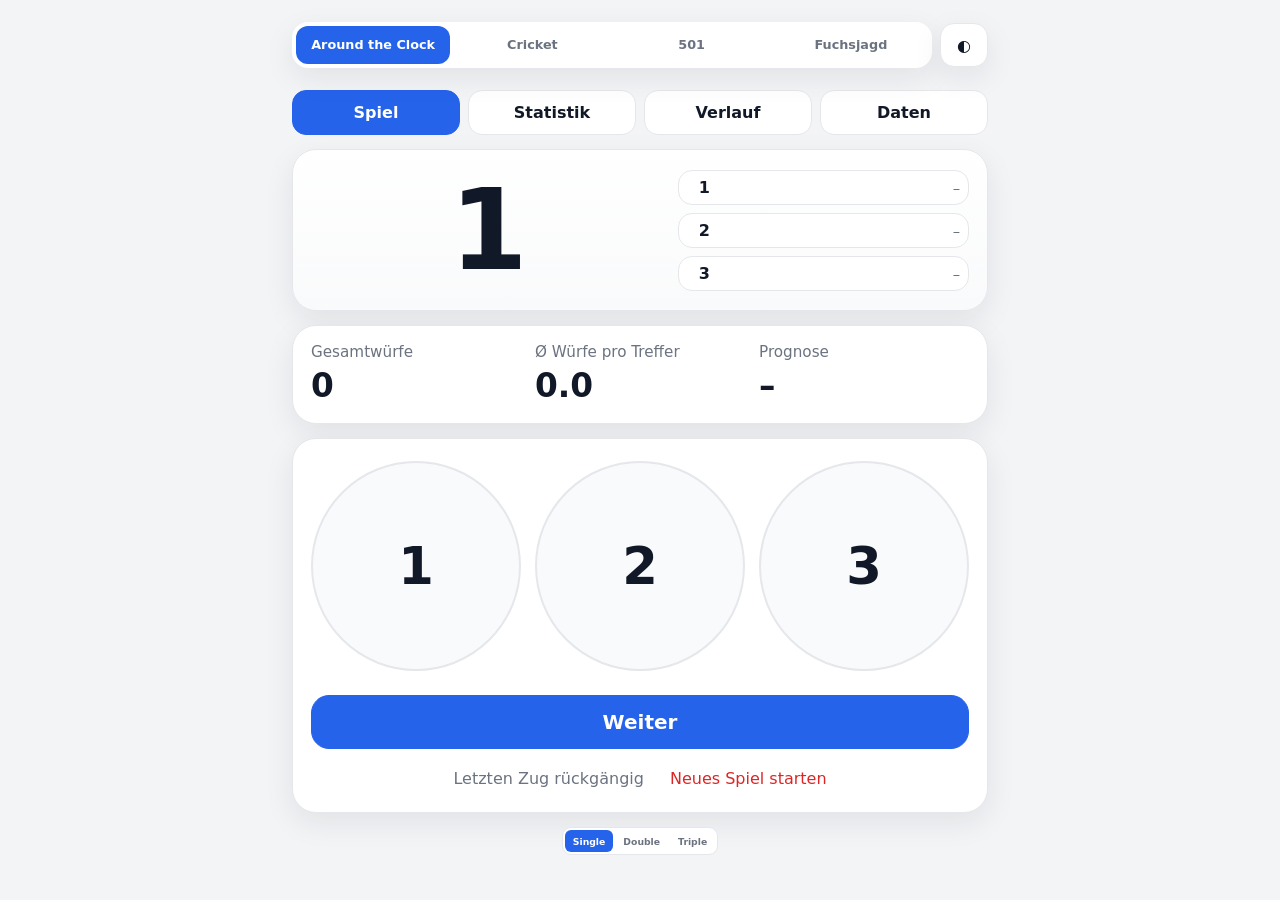
<file: index.html>
<!DOCTYPE html>
<html lang="de">
<head>
  <meta charset="UTF-8" />
  <meta name="viewport" content="width=device-width, initial-scale=1.0, viewport-fit=cover" />
  <meta name="theme-color" content="#111827" />
  <meta name="description" content="Darts Training App für 1 bis 20 und Bull mit lokaler Speicherung und Statistik." />
  <link rel="manifest" href="manifest.json" />
  <link rel="icon" href="icon.svg" type="image/svg+xml" />
  <link rel="apple-touch-icon" href="icon.svg" />
  <link rel="stylesheet" href="styles.css" />
  <title>Darts Trainer</title>
  <link rel="stylesheet" href="mode-nav.css" />
</head>
<body>
  <div class="app-shell">
    <header class="mode-topbar">
      <nav class="mode-switch" aria-label="Spielmodus">
        <a class="mode-pill active" href="index.html">Around the Clock</a>
        <a class="mode-pill" href="cricket.html">Cricket</a>
        <a class="mode-pill" href="501.html">501</a>
        <a class="mode-pill" href="foxhunt.html">Fuchsjagd</a>
      </nav>
      <button id="themeToggle" class="icon-button" type="button" aria-label="Ansicht umschalten">◐</button>
    </header>

    <nav class="tabs" aria-label="Navigation">
      <button class="tab active" data-tab="play" type="button">Spiel</button>
      <button class="tab" data-tab="stats" type="button">Statistik</button>
      <button class="tab" data-tab="history" type="button">Verlauf</button>
      <button class="tab" data-tab="settings" type="button">Daten</button>
    </nav>

    <main>
      <section id="play" class="view active">
        <div class="card hero-split-card">
          <div class="hero-main">
            <div id="currentTarget" class="hero-target">1</div>
          </div>
          <div id="nextTargetsPreview" class="next-targets-preview"></div>
        </div>

        <div class="card metrics-card stats-grid metrics-three compact">
          <div>
            <div class="small-label">Gesamtwürfe</div>
            <div id="totalThrows" class="big-number">0</div>
          </div>
          <div>
            <div class="small-label">Ø Würfe pro Treffer</div>
            <div id="avgThrowsPerHit" class="big-number">0.0</div>
          </div>
          <div>
            <div class="small-label">Prognose</div>
            <div id="projectedTotal" class="big-number">–</div>
          </div>
        </div>

        <div class="card play-card">
          <div class="throw-circle-grid" aria-label="Treffer in dieser Aufnahme">
            <label id="throwCircle1" class="throw-circle">
              <input type="checkbox" id="throw1" />
              <span>1</span>
            </label>
            <label id="throwCircle2" class="throw-circle">
              <input type="checkbox" id="throw2" />
              <span>2</span>
            </label>
            <label id="throwCircle3" class="throw-circle">
              <input type="checkbox" id="throw3" />
              <span>3</span>
            </label>
          </div>

          <button id="continueBtn" class="primary-button continue-button" type="button">Weiter</button>

          <div class="button-row small-actions">
            <button id="undoBtn" class="text-button" type="button">Letzten Zug rückgängig</button>
            <button id="newGameBtn" class="text-button danger-text" type="button">Neues Spiel starten</button>
          </div>
        </div>

        <div class="atc-mode-picker" aria-label="Around-the-Clock Modus">
          <button type="button" data-atc-mode="single" class="active">Single</button>
          <button type="button" data-atc-mode="double">Double</button>
          <button type="button" data-atc-mode="triple">Triple</button>
        </div>
      </section>

      <section id="stats" class="view">
        <div class="card">
          <div class="section-title">Überblick</div>
          <div class="stats-grid compact metrics-four">
            <div>
              <div class="small-label">Gespielte Spiele</div>
              <div id="gamesPlayed" class="big-number">0</div>
            </div>
            <div>
              <div class="small-label">Ø Gesamtwürfe letzte 30</div>
              <div id="avgTotalThrows" class="big-number">0.0</div>
            </div>
            <div>
              <div class="small-label">Highscore gesamt</div>
              <div id="bestOverall" class="big-number">–</div>
            </div>
            <div>
              <div class="small-label">Longest Streak</div>
              <div id="longestStreak" class="big-number">–</div>
            </div>
          </div>
        </div>

        <div class="card">
          <div class="section-title">Ø Würfe pro Ziel</div>
          <div id="targetBars" class="target-bars empty-state">Noch keine abgeschlossenen Spiele vorhanden.</div>
        </div>

        <div class="card">
          <div class="section-title">Trefferquote Wurf 1 / 2 / 3</div>
          <div class="muted stats-note">Letzte 30 Spiele</div>
          <div id="throwPositionBars" class="target-bars empty-state">Noch keine abgeschlossenen Spiele vorhanden.</div>
        </div>
      </section>

      <section id="history" class="view">
        <div class="card">
          <div class="section-title">Verlauf aller Spiele</div>
          <div id="movingAverageChart" class="chart-box empty-state">Noch keine abgeschlossenen Spiele vorhanden.</div>
        </div>

        <div class="card">
          <div class="section-title">Gespeicherte Spiele</div>
          <div id="historyList" class="history-list empty-state">Noch keine Spiele gespeichert.</div>
        </div>
      </section>

      <section id="settings" class="view">
        <div class="card">
          <div class="section-title">Daten sichern</div>
          <p class="muted">Die App speichert alles lokal in deinem Browser. Hier kannst du die Daten zusätzlich als JSON-Datei exportieren oder wieder importieren.</p>
          <div class="button-row stacked">
            <button id="exportBtn" class="secondary-button" type="button">Daten exportieren</button>
            <label class="file-button">
              Daten importieren
              <input id="importInput" type="file" accept="application/json" />
            </label>
            <button id="clearDataBtn" class="ghost-button danger" type="button">Alle gespeicherten Daten löschen</button>
          </div>
        </div>
      </section>
    </main>
  </div>

  <dialog id="finishDialog" class="finish-dialog">
    <div class="dialog-content">
      <h2>Spiel beendet</h2>
      <p id="finishSummary"></p>
      <div class="button-row">
        <button id="closeDialogBtn" class="primary-button" type="button">OK</button>
      </div>
    </div>
  </dialog>

  <dialog id="gameDetailDialog" class="finish-dialog">
    <div class="dialog-content detail-dialog-content">
      <h2 id="detailTitle">Spiel</h2>
      <p id="detailMeta" class="muted"></p>
      <div id="detailBars" class="target-bars"></div>
      <div class="detail-mode-editor">
        <label for="detailModeSelect">Wertung</label>
        <select id="detailModeSelect">
          <option value="single">Single</option>
          <option value="double">Double</option>
          <option value="triple">Triple</option>
        </select>
      </div>
      <div class="button-row stacked detail-actions">
        <button id="deleteGameBtn" class="ghost-button danger" type="button">Dieses Spiel löschen</button>
        <button id="closeDetailDialogBtn" class="primary-button" type="button">Schließen</button>
      </div>
    </div>
  </dialog>

  <script src="app.js?v=37"></script>
</body>
</html>
</file>
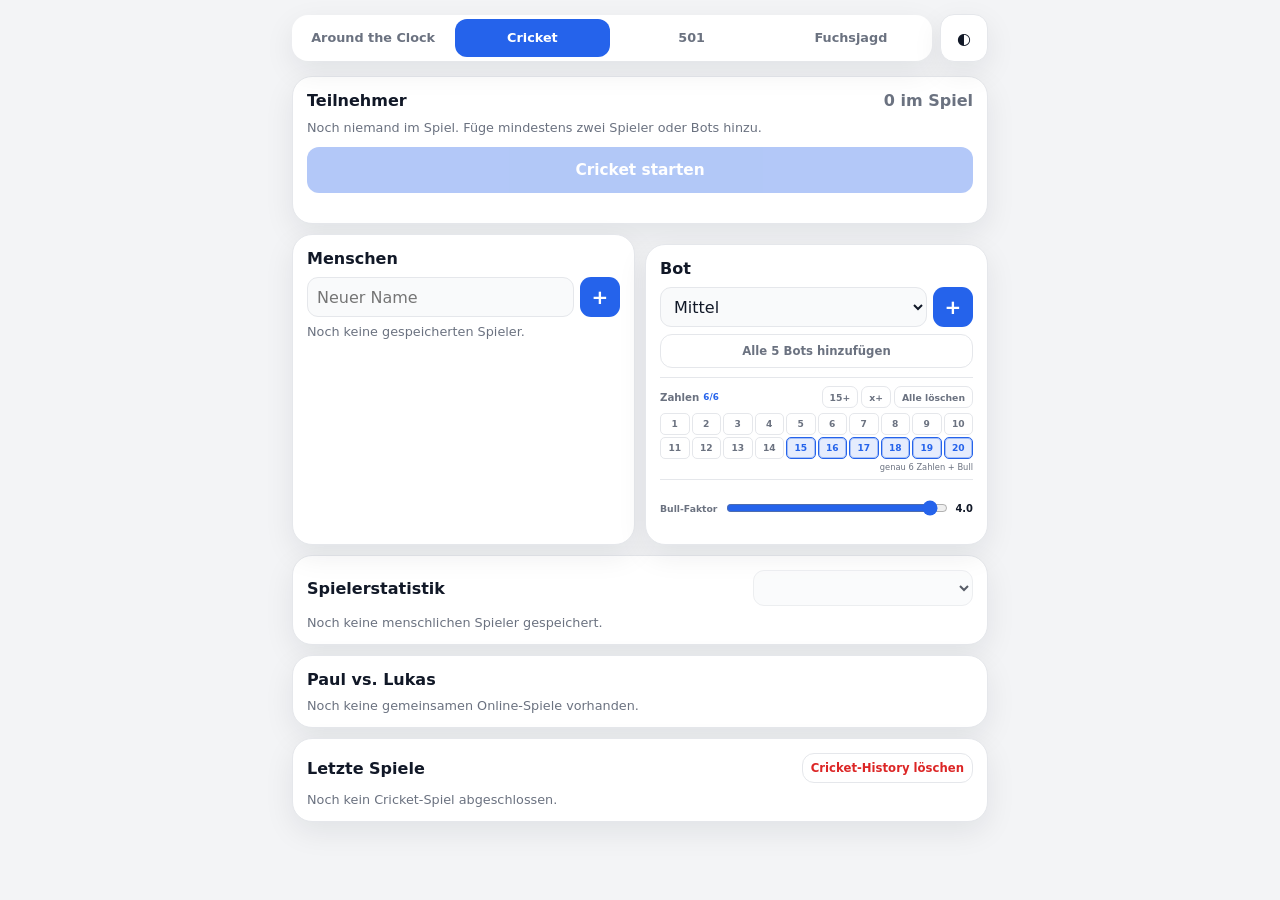
<file: cricket.html>
<!DOCTYPE html>
<html lang="de">
<head>
  <meta charset="UTF-8" />
  <meta name="viewport" content="width=device-width, initial-scale=1.0, maximum-scale=1.0, user-scalable=no, viewport-fit=cover" />
  <meta name="theme-color" content="#111827" />
  <meta name="description" content="Darts Cricket für menschliche Spieler und Bots." />
  <link rel="manifest" href="manifest.json" />
  <link rel="icon" href="icon.svg" type="image/svg+xml" />
  <link rel="apple-touch-icon" href="icon.svg" />
  <link rel="stylesheet" href="cricket.css?v=20" />
  <link rel="stylesheet" href="mode-nav.css" />
  <link rel="stylesheet" href="cricket-addons.css?v=46" />
  <title>Darts Cricket</title>
</head>
<body>
  <div class="cricket-shell">
    <header class="mode-topbar">
      <nav class="mode-switch" aria-label="Spielmodus">
        <a class="mode-pill" href="index.html">Around the Clock</a>
        <a class="mode-pill active" href="cricket.html">Cricket</a>
        <a class="mode-pill" href="501.html">501</a>
        <a class="mode-pill" href="foxhunt.html">Fuchsjagd</a>
      </nav>
      <button id="themeToggle" class="icon-button" type="button" aria-label="Hell-/Dunkelmodus umschalten">◐</button>
    </header>

    <main>
      <section id="setupView" class="screen active" aria-label="Cricket einrichten">
        <article class="setup-card lineup-panel">
          <div class="section-heading">
            <h2>Teilnehmer</h2>
            <span class="capacity-label"><span id="lineupCount">0</span> im Spiel</span>
          </div>
          <div id="selectedLineup" class="selected-lineup empty-copy">Noch niemand ausgewählt.</div>
          <button id="startGameBtn" class="cta-button" type="button" disabled>Cricket starten</button>
          <p id="setupMessage" class="form-message" role="status"></p>
        </article>

        <div class="setup-columns">
          <article class="setup-card">
            <div class="section-heading">
              <h2>Menschen</h2>
            </div>
            <form id="createPlayerForm" class="create-player-form">
              <label class="sr-only" for="playerNameInput">Name des Spielers</label>
              <input id="playerNameInput" maxlength="24" autocomplete="off" placeholder="Neuer Name" />
              <button class="small-primary" type="submit">+</button>
            </form>
            <div id="savedPlayers" class="saved-list"></div>
          </article>

          <article class="setup-card bot-panel">
            <div class="section-heading">
              <h2>Bot</h2>
            </div>
            <div class="bot-add-row">
              <label class="sr-only" for="botDifficulty">Schwierigkeit</label>
              <select id="botDifficulty">
                <option value="rookie">Anfänger</option>
                <option value="casual">Leicht</option>
                <option value="normal" selected>Mittel</option>
                <option value="strong">Schwer</option>
                <option value="expert">Profi</option>
              </select>
              <button id="addBotBtn" class="small-primary bot-add-button" type="button">+</button>
            </div>
            <button id="addAllBotsBtn" class="quiet-button all-bots-button" type="button">Alle 5 Bots hinzufügen</button>

            <div class="cricket-target-settings">
              <div class="cricket-target-settings-head">
                <span>Zahlen <b id="targetCount">6/6</b></span>
                <div class="cricket-target-actions">
                  <button id="resetTargetsBtn" class="target-reset-btn" type="button">15+</button>
                  <button id="rangeTargetsBtn" class="target-reset-btn" type="button" aria-pressed="false">x+</button>
                  <button id="clearTargetsBtn" class="target-reset-btn" type="button">Alle löschen</button>
                </div>
              </div>
              <div id="cricketTargetPicker" class="cricket-target-picker" aria-label="Cricket Zahlen auswählen"></div>
              <div class="cricket-target-note">genau 6 Zahlen + Bull</div>

              <div class="bull-factor-row">
                <label for="bullFactorSlider">Bull-Faktor</label>
                <input id="bullFactorSlider" type="range" min="1" max="4" step="0.2" value="4">
                <output id="bullFactorValue" for="bullFactorSlider">4</output>
              </div>
            </div>
          </article>
        </div>

        <article class="setup-card player-stats-panel">
          <div class="section-heading stats-heading">
            <h2>Spielerstatistik</h2>
            <label class="sr-only" for="statsPlayerSelect">Spieler auswählen</label>
            <select id="statsPlayerSelect" class="stats-player-select"></select>
          </div>
          <div id="playerStats" class="player-stats empty-copy">Noch keine menschlichen Spieler gespeichert.</div>
        </article>

        <article class="setup-card online-comparison-panel">
          <div class="section-heading">
            <h2>Paul vs. Lukas</h2>
          </div>
          <div id="onlineStats" class="online-stats empty-copy">Supabase ist noch nicht eingerichtet.</div>
        </article>


<article id="historyPanel" class="setup-card history-panel">
          <div class="section-heading">
            <h2>Letzte Spiele</h2>
            <button id="clearHistoryBtn" class="quiet-button danger-button" type="button">Cricket-History löschen</button>
          </div>
          <div id="cricketHistory" class="cricket-history empty-copy">Noch kein Spiel abgeschlossen.</div>
        </article>
      </section>

      <section id="gameView" class="screen game-screen" aria-label="Cricket-Spiel">
        <div class="game-toolbar">
          <button id="backToSetupBtn" class="toolbar-button" type="button" aria-label="Zurück">←</button>
          <div id="turnDots" class="turn-dots" aria-label="Würfe in dieser Aufnahme">
            <span></span><span></span><span></span>
          </div>
          <button id="gameThemeToggle" class="toolbar-button" type="button" aria-label="Hell-/Dunkelmodus umschalten">◐</button>
          <button id="undoDartBtn" class="toolbar-button" type="button" aria-label="Letzten Wurf zurück">↶</button>
          <button id="resetGameBtn" class="toolbar-button danger-toolbar-button" type="button" aria-label="Spiel neu starten">↻</button>
        </div>

        <div id="scoreboardWrap" class="scoreboard-wrap" aria-label="Cricket-Scoreboard">
          <table id="scoreboard" class="scoreboard"></table>
        </div>

        <div class="throw-area">
          <div id="humanControls" class="human-controls">
            <div id="targetButtons" class="target-button-grid"></div>
            <div id="multiplierButtons" class="multiplier-grid" aria-label="Wurfart">
              <button class="modifier-button" data-multiplier="2" type="button">Double</button>
              <button class="modifier-button" data-multiplier="3" type="button">Triple</button>
            </div>
          </div>

          <div id="botControls" class="bot-status" hidden aria-live="polite">
            <span class="bot-loading-dot"></span>
            <span>Bot wirft</span>
          </div>
        </div>
      </section>
    </main>
  </div>

  <dialog id="winnerDialog" class="winner-dialog">
    <div class="winner-content">
      <div id="placementBadge" class="trophy-mark">PLATZ 1</div>
      <h2 id="winnerTitle">Gewonnen!</h2>
      <p id="winnerSummary"></p>
      <div id="finalScores" class="final-scores"></div>
      <div class="winner-actions">
        <button id="continuePlacementBtn" class="cta-button continue-placement-button" type="button">Weiter spielen</button>
        <button id="rematchBtn" class="outline-button" type="button">Revanche</button>
        <button id="winnerSetupBtn" class="outline-button" type="button">Teilnehmer</button>
      </div>
    </div>
  </dialog>


  <dialog id="historyDetailDialog" class="winner-dialog history-detail-dialog">
    <div class="winner-content history-detail-content">
      <div class="history-detail-top">
        <button id="historyPrevBtn" class="quiet-button" type="button">← Vorheriges</button>
        <button id="historyNextBtn" class="quiet-button" type="button">Nächstes →</button>
      </div>
      <h2 id="historyDetailTitle">Spiel</h2>
      <p id="historyDetailMeta" class="history-detail-meta"></p>
      <div id="historyDetailRanking" class="history-detail-ranking"></div>
      <button id="historyDetailCloseBtn" class="outline-button" type="button">Schließen</button>
    </div>
  </dialog>

  <script src="supabase-config.js"></script>
  <script src="cricket.js?v=46"></script>
</body>
</html>
</file>
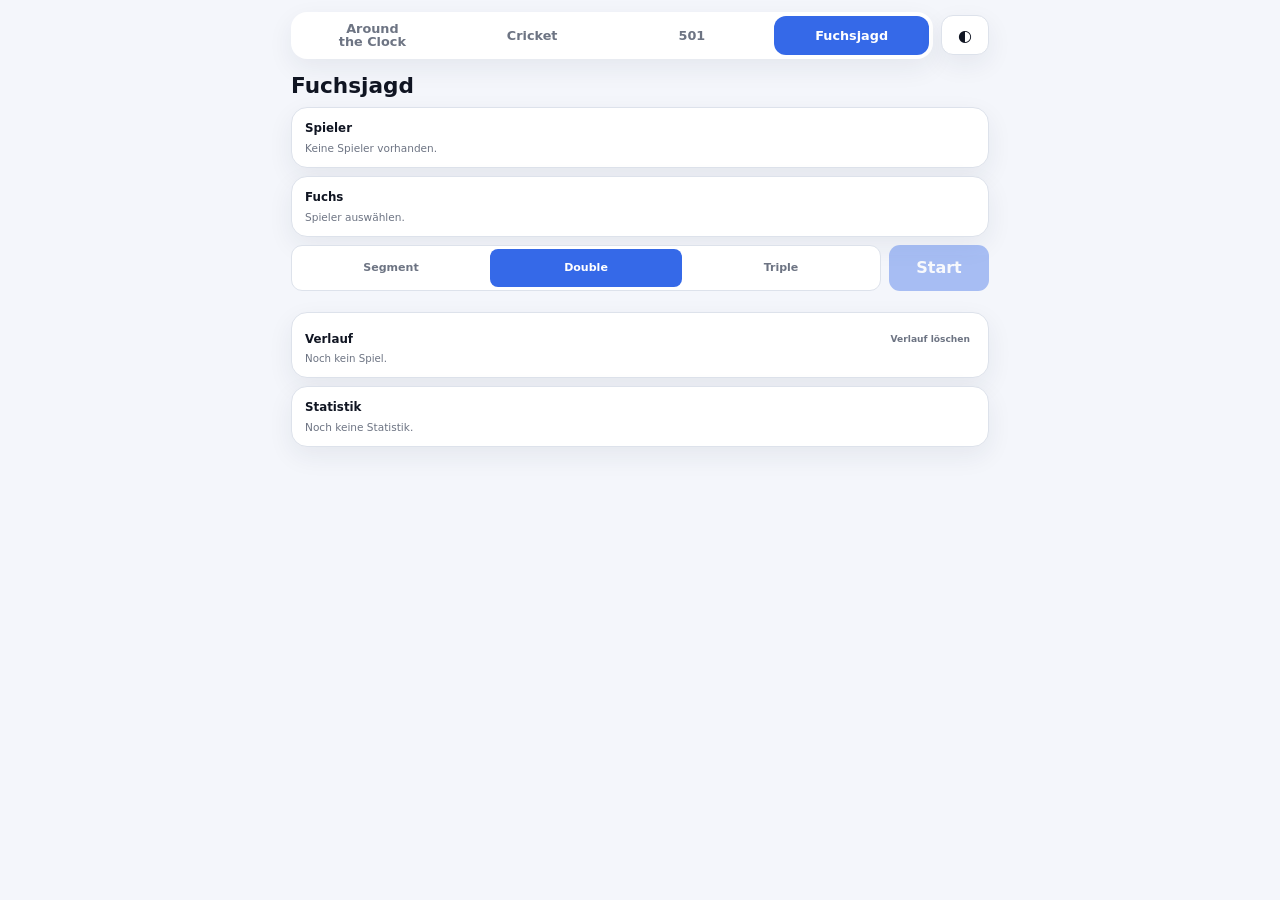
<file: foxhunt.html>
<!doctype html>
<html lang="de">
<head>
  <meta charset="utf-8">
  <meta name="viewport" content="width=device-width,initial-scale=1,viewport-fit=cover">
  <meta name="theme-color" content="#111827">
  <link rel="manifest" href="manifest.json">
  <link rel="icon" href="icon.svg" type="image/svg+xml">
  <link rel="stylesheet" href="foxhunt.css?v=45">
  <link rel="stylesheet" href="mode-nav.css">
  <title>Fuchsjagd</title>
</head>
<body>
  <main class="fox-shell">
    <div class="mode-topbar">
      <nav class="mode-switch" aria-label="Spielmodus">
        <a class="mode-pill" href="index.html">Around<br>the Clock</a>
        <a class="mode-pill" href="cricket.html">Cricket</a>
        <a class="mode-pill" href="501.html">501</a>
        <a class="mode-pill active" href="foxhunt.html">Fuchsjagd</a>
      </nav>
      <button id="themeToggle" class="icon-button" type="button" aria-label="Theme wechseln">◐</button>
    </div>

    <section id="setupView" class="screen active">
      <div class="compact-title-row">
        <h1>Fuchsjagd</h1>
      </div>

      <article class="card">
        <div class="section-title">Spieler</div>
        <div id="profiles" class="profile-list"></div>
      </article>

      <article class="card">
        <div class="section-title">Fuchs</div>
        <div id="lineup" class="lineup"></div>
      </article>

      <div class="setup-bottom-row">
        <div class="segmented" id="variantPicker">
          <button type="button" data-variant="segment">Segment</button>
          <button type="button" data-variant="double" class="active">Double</button>
          <button type="button" data-variant="triple">Triple</button>
        </div>
        <button id="startBtn" class="primary start-button" type="button" disabled>Start</button>
      </div>

      <p id="setupMessage" class="setup-message"></p>

      <article class="card history-card">
        <div class="section-heading-row">
          <div class="section-title">Verlauf</div>
          <button id="clearHistoryBtn" class="quiet tiny-action" type="button">Verlauf löschen</button>
        </div>
        <div id="history" class="history empty">Noch kein Spiel.</div>
      </article>

      <article class="card stats-card">
        <div class="section-title">Statistik</div>
        <div id="foxStats" class="fox-stats"></div>
      </article>
    </section>

    <section id="gameView" class="screen">
      <div class="game-header">
        <button id="backSetupBtn" class="secondary small" type="button">Setup</button>
      </div>

      <div id="versusBoard" class="versus-board"></div>

      <div class="hunt-ring-wrap">
        <div id="huntRing" class="hunt-ring" aria-label="Positionen auf dem Dartboard"></div>
        <div class="hunt-ring-center">
          <strong id="distanceNumber">0</strong>
          <span>Felder</span>
        </div>
      </div>

      <div class="visit-input">
        <div id="hitCountPicker" class="hit-count-picker" aria-label="Treffer in diesem Zug">
          <button type="button" data-hits="1"><span>1</span></button>
          <button type="button" data-hits="2"><span>2</span></button>
          <button type="button" data-hits="3"><span>3</span></button>
        </div>
        <button id="continueBtn" class="primary continue-button" type="button">Weiter</button>
      </div>

      <button id="undoBtn" class="quiet undo-button" type="button">↶</button>
    </section>
  </main>

  <dialog id="winDialog">
    <div class="dialog-card">
      <h2 id="winTitle">Spiel beendet</h2>
      <p id="winText"></p>
      <button id="rematchBtn" class="primary full" type="button">Revanche</button>
      <button id="dialogSetupBtn" class="secondary full" type="button">Setup</button>
    </div>
  </dialog>

  <script src="supabase-config.js"></script>
  <script src="foxhunt.js?v=45"></script>
</body>
</html>
</file>
<file: styles.css>
:root {
  --bg: #f3f4f6;
  --card: #ffffff;
  --card-2: #f9fafb;
  --text: #111827;
  --muted: #6b7280;
  --primary: #2563eb;
  --primary-2: #1d4ed8;
  --border: #e5e7eb;
  --success: #16a34a;
  --danger: #dc2626;
  --shadow: 0 10px 30px rgba(17, 24, 39, 0.08);
}

body.dark {
  --bg: #0f172a;
  --card: #111827;
  --card-2: #1f2937;
  --text: #f9fafb;
  --muted: #9ca3af;
  --primary: #60a5fa;
  --primary-2: #3b82f6;
  --border: #374151;
  --success: #22c55e;
  --danger: #f87171;
  --shadow: 0 16px 40px rgba(0, 0, 0, 0.35);
}

* { box-sizing: border-box; }
html, body {
  margin: 0;
  padding: 0;
  min-height: 100%;
  background: var(--bg);
  color: var(--text);
  font-family: Inter, system-ui, -apple-system, BlinkMacSystemFont, "Segoe UI", sans-serif;
}
body { padding: env(safe-area-inset-top, 0) 0 env(safe-area-inset-bottom, 0); }
button, input, label { font: inherit; }

.app-shell {
  width: min(100%, 720px);
  margin: 0 auto;
  padding: 14px 12px 28px;
}

.topbar {
  display: flex;
  align-items: center;
  justify-content: space-between;
  gap: 12px;
  margin-bottom: 14px;
}
.topbar h1 { margin: 0; font-size: 1.6rem; }
.topbar p { margin: 4px 0 0; color: var(--muted); }

.icon-button {
  border: 1px solid var(--border);
  background: var(--card);
  color: var(--text);
  border-radius: 14px;
  width: 48px;
  height: 48px;
  box-shadow: var(--shadow);
}

.tabs {
  display: grid;
  grid-template-columns: repeat(4, 1fr);
  gap: 8px;
  margin-bottom: 14px;
}
.tab {
  padding: 12px 8px;
  border: 1px solid var(--border);
  border-radius: 14px;
  background: var(--card);
  color: var(--text);
  font-weight: 700;
}
.tab.active {
  background: var(--primary);
  border-color: var(--primary);
  color: white;
}

.view { display: none; }
.view.active { display: block; }

.card {
  background: var(--card);
  border: 1px solid var(--border);
  border-radius: 24px;
  padding: 18px;
  box-shadow: var(--shadow);
  margin-bottom: 14px;
}
.hero-card {
  text-align: center;
  padding: 20px 16px;
  background: linear-gradient(180deg, var(--card), var(--card-2));
}
.small-label { color: var(--muted); font-size: 0.95rem; }
.hero-target {
  font-size: clamp(4rem, 20vw, 7rem);
  font-weight: 900;
  line-height: 1;
}
.overview-single {
  text-align: center;
  padding: 14px 18px;
}
.big-number {
  margin-top: 6px;
  font-size: clamp(1.8rem, 7vw, 2.4rem);
  font-weight: 800;
}
.section-title {
  font-size: 1.1rem;
  font-weight: 700;
  margin-bottom: 8px;
}
.muted { color: var(--muted); margin-top: 0; }

.play-card {
  padding-top: 22px;
  padding-bottom: 18px;
}
.throw-circle-grid {
  display: grid;
  grid-template-columns: repeat(3, 1fr);
  gap: 14px;
  margin-bottom: 22px;
}
.throw-circle {
  position: relative;
  aspect-ratio: 1 / 1;
  display: block;
}
.throw-circle input {
  position: absolute;
  opacity: 0;
  inset: 0;
}
.throw-circle span {
  display: flex;
  align-items: center;
  justify-content: center;
  width: 100%;
  height: 100%;
  border-radius: 999px;
  border: 2px solid var(--border);
  background: var(--card-2);
  color: var(--text);
  font-size: clamp(2rem, 10vw, 3.2rem);
  font-weight: 900;
  user-select: none;
  transition: transform 0.12s ease, background 0.12s ease, border-color 0.12s ease, color 0.12s ease, box-shadow 0.12s ease;
  box-shadow: inset 0 0 0 1px rgba(255,255,255,0.04);
}
.throw-circle input:checked + span {
  background: var(--success);
  border-color: var(--success);
  color: white;
  transform: scale(1.03);
  box-shadow: 0 10px 20px rgba(22, 163, 74, 0.18);
}
.throw-circle input:active + span,
.throw-circle span:active { transform: scale(0.98); }

.continue-button {
  width: 100%;
  min-height: 64px;
  font-size: 1.25rem;
  font-weight: 800;
  margin-top: 2px;
}
.button-row {
  display: flex;
  gap: 10px;
  flex-wrap: wrap;
  margin-top: 16px;
}
.button-row.stacked { flex-direction: column; }
.small-actions {
  justify-content: center;
  gap: 14px;
  margin-top: 14px;
}
.primary-button,
.secondary-button,
.ghost-button,
.file-button {
  appearance: none;
  border-radius: 18px;
  min-height: 52px;
  padding: 14px 16px;
  border: 1px solid var(--border);
  cursor: pointer;
  text-align: center;
  text-decoration: none;
  font-weight: 700;
}
.primary-button {
  background: var(--primary);
  color: white;
  border-color: var(--primary);
}
.primary-button:disabled { opacity: 0.55; cursor: not-allowed; }
.secondary-button, .file-button {
  background: var(--card-2);
  color: var(--text);
}
.ghost-button {
  background: transparent;
  color: var(--text);
}
.text-button {
  border: none;
  background: transparent;
  color: var(--muted);
  cursor: pointer;
  padding: 6px;
}
.text-button:hover,
.text-button:focus-visible { color: var(--text); }
.danger, .danger-text { color: var(--danger); }
.file-button { position: relative; overflow: hidden; }
.file-button input {
  position: absolute;
  inset: 0;
  opacity: 0;
  cursor: pointer;
}

.stats-grid {
  display: grid;
  grid-template-columns: repeat(2, 1fr);
  gap: 16px;
}
.stats-grid.compact { gap: 14px; }

.target-bars {
  display: grid;
  gap: 12px;
}
.target-bar-row {
  display: grid;
  grid-template-columns: 48px 1fr 52px;
  gap: 10px;
  align-items: center;
}
.target-name {
  font-weight: 700;
  font-size: 0.95rem;
}
.bar-track {
  width: 100%;
  height: 14px;
  border-radius: 999px;
  background: var(--card-2);
  border: 1px solid var(--border);
  overflow: hidden;
}
.bar-fill {
  height: 100%;
  border-radius: 999px;
  background: linear-gradient(90deg, var(--primary), var(--primary-2));
}
.bar-value {
  text-align: right;
  font-variant-numeric: tabular-nums;
  color: var(--muted);
  font-size: 0.95rem;
}

.chart-box {
  background: var(--card-2);
  border: 1px solid var(--border);
  border-radius: 18px;
  padding: 12px;
}
.chart-svg {
  width: 100%;
  height: auto;
  display: block;
}
.chart-axis,
.chart-grid {
  stroke: var(--border);
  stroke-width: 1;
}
.chart-line {
  fill: none;
  stroke: var(--primary);
  stroke-width: 3;
  stroke-linecap: round;
  stroke-linejoin: round;
}
.chart-point {
  fill: var(--primary);
}
.chart-label {
  fill: var(--muted);
  font-size: 11px;
}

.history-list {
  display: grid;
  gap: 10px;
  touch-action: pan-y;
}
.history-item {
  border: 1px solid var(--border);
  border-radius: 18px;
  padding: 14px;
  background: var(--card-2);
}
.history-top {
  display: flex;
  align-items: center;
  justify-content: space-between;
  gap: 12px;
  margin-bottom: 8px;
}
.history-meta { color: var(--muted); font-size: 0.95rem; }
.empty-state { color: var(--muted); }

.finish-dialog {
  border: none;
  border-radius: 24px;
  padding: 0;
  background: transparent;
  width: min(92vw, 420px);
}
.finish-dialog::backdrop { background: rgba(0, 0, 0, 0.55); }
.dialog-content {
  background: var(--card);
  color: var(--text);
  border: 1px solid var(--border);
  border-radius: 24px;
  padding: 20px;
  box-shadow: var(--shadow);
}
.dialog-content h2 { margin-top: 0; }

@media (max-width: 420px) {
  .app-shell { padding-left: 10px; padding-right: 10px; }
  .card { padding: 16px; }
  .tabs { gap: 6px; }
  .tab { padding: 11px 6px; font-size: 0.92rem; }
  .target-bar-row {
    grid-template-columns: 40px 1fr 46px;
    gap: 8px;
  }
}

@media (min-width: 640px) {
  .button-row.stacked { flex-direction: row; }
}


.hero-split-card {
  display: grid;
  grid-template-columns: minmax(0, 1.1fr) minmax(132px, 0.9fr);
  gap: 12px;
  align-items: stretch;
  background: linear-gradient(180deg, var(--card), var(--card-2));
}
.hero-main {
  min-height: 124px;
  display: flex;
  align-items: center;
  justify-content: center;
  text-align: center;
}
.next-targets-preview {
  display: grid;
  gap: 8px;
  align-content: center;
}
.next-target-row {
  display: grid;
  grid-template-columns: 34px 1fr;
  gap: 8px;
  align-items: center;
  padding: 7px 8px;
  border-radius: 14px;
  background: var(--card);
  border: 1px solid var(--border);
}
.next-target-label {
  font-weight: 800;
  text-align: center;
}
.next-target-value {
  color: var(--muted);
  font-variant-numeric: tabular-nums;
  text-align: right;
  font-size: 0.92rem;
}
.next-target-empty {
  color: var(--muted);
  display: flex;
  align-items: center;
  justify-content: center;
}
.metrics-three {
  grid-template-columns: repeat(3, minmax(0, 1fr));
}
.metrics-four {
  grid-template-columns: repeat(2, minmax(0, 1fr));
}
.metrics-card .big-number {
  font-size: clamp(1.35rem, 5.1vw, 2.05rem);
}
.metrics-card .small-label,
.metrics-four .small-label {
  line-height: 1.14;
  word-break: normal;
  overflow-wrap: anywhere;
  hyphens: auto;
}
.history-item {
  appearance: none;
  width: 100%;
  text-align: left;
  cursor: pointer;
}
.detail-dialog-content {
  max-height: min(82vh, 720px);
  overflow: auto;
}
.detail-actions { margin-top: 16px; }

@media (max-width: 520px) {
  .metrics-three {
    grid-template-columns: repeat(3, minmax(0, 1fr));
    gap: 10px;
  }
  .metrics-card {
    padding: 14px;
  }
  .metrics-card .small-label {
    font-size: 0.77rem;
  }
  .metrics-card .big-number {
    font-size: clamp(1.1rem, 5vw, 1.55rem);
  }
  .hero-split-card {
    grid-template-columns: minmax(0, 1.08fr) minmax(116px, 0.92fr);
    gap: 10px;
  }
  .hero-main { min-height: 112px; }
  .hero-target { font-size: clamp(3.6rem, 18vw, 5.2rem); }
  .next-target-row {
    grid-template-columns: 28px 1fr;
    gap: 6px;
    padding: 6px 7px;
  }
  .next-target-label { font-size: 0.9rem; }
  .next-target-value { font-size: 0.78rem; }
}

@media (max-width: 390px) {
  .hero-split-card {
    grid-template-columns: minmax(0, 1fr) 106px;
    gap: 8px;
  }
  .metrics-three {
    gap: 8px;
  }
  .metrics-card .small-label { font-size: 0.72rem; }
  .metrics-card .big-number { font-size: 1.02rem; }
}


/* Mobile layout fixes */
.metrics-four > div,
.metrics-three > div {
  min-width: 0;
}

.history-item {
  touch-action: pan-y;
  -webkit-tap-highlight-color: transparent;
}

@media (max-width: 640px) {
  .metrics-four {
    grid-template-columns: repeat(2, minmax(0, 1fr)) !important;
    gap: 10px;
  }

  .metrics-four .small-label {
    font-size: 0.82rem;
    line-height: 1.14;
  }

  .metrics-four .big-number {
    font-size: clamp(1.18rem, 5.2vw, 1.62rem);
    line-height: 1.06;
  }

  .metrics-card.metrics-three {
    grid-template-columns: repeat(3, minmax(0, 1fr)) !important;
    gap: 8px;
    align-items: stretch;
  }

  .metrics-card.metrics-three > div {
    min-width: 0;
  }

  .metrics-card.metrics-three .small-label {
    font-size: 0.8rem;
    line-height: 1.12;
  }

  .metrics-card.metrics-three .big-number {
    font-size: clamp(1.06rem, 4.7vw, 1.36rem);
    line-height: 1.08;
  }
}


@media (max-width: 390px) {
  .metrics-four {
    gap: 8px;
  }

  .metrics-four .small-label {
    font-size: 0.74rem;
  }

  .metrics-four .big-number {
    font-size: 1.06rem;
  }

  .metrics-card.metrics-three .small-label {
    font-size: 0.72rem;
  }

  .metrics-card.metrics-three .big-number {
    font-size: 0.98rem;
  }
}



/* Shared mode navigation */
.mode-topbar{display:flex;align-items:center;gap:10px;margin-bottom:12px;position:sticky;top:0;z-index:20;padding:8px 0;background:var(--bg)}
.mode-switch{display:grid;grid-template-columns:repeat(3,minmax(0,1fr));gap:5px;flex:1;padding:4px;border-radius:16px;background:var(--card);box-shadow:var(--shadow)}
.mode-pill{display:flex;align-items:center;justify-content:center;min-height:42px;padding:8px 5px;border-radius:12px;color:var(--muted);font-weight:800;font-size:.84rem;text-decoration:none;text-align:center}
.mode-pill.active{background:var(--primary);color:#fff}
.mode-topbar .icon-button{flex:0 0 44px;width:44px;height:44px}
.stats-note{margin:-4px 0 12px;font-size:.8rem}
.throw-position-row .bar-fill{min-width:2px}
@media(max-width:420px){.mode-pill{font-size:.75rem}.mode-topbar{gap:7px}.mode-topbar .icon-button{flex-basis:42px;width:42px;height:42px}}


/* v36: missed darts flash red again */
.throw-circle.miss-flash span{
  background:var(--danger)!important;
  border-color:var(--danger)!important;
  color:#fff!important;
  box-shadow:0 0 0 5px color-mix(in srgb,var(--danger) 18%,transparent)!important;
}
.throw-circle.miss-flash{
  animation:atc-miss-pop .32s ease;
}
@keyframes atc-miss-pop{
  0%{transform:scale(1)}
  35%{transform:scale(1.045)}
  100%{transform:scale(1)}
}

/* tiny Single / Double / Triple selector at bottom of play */
.atc-mode-picker{
  display:flex;
  align-items:center;
  justify-content:center;
  gap:4px;
  margin:7px 0 2px;
  color:var(--muted);
  font-size:.62rem;
}
.atc-mode-picker>span{margin-right:2px}
.atc-mode-picker button{
  min-height:25px;
  padding:2px 7px;
  border:1px solid var(--border);
  border-radius:8px;
  background:transparent;
  color:var(--muted);
  font-size:.61rem;
  font-weight:800;
}
.atc-mode-picker button.active{
  border-color:var(--primary);
  background:color-mix(in srgb,var(--primary) 11%,var(--card));
  color:var(--primary);
}
.detail-mode-editor{
  display:grid;
  grid-template-columns:auto minmax(0,1fr);
  align-items:center;
  gap:10px;
  margin-top:14px;
  padding-top:12px;
  border-top:1px solid var(--border);
}
.detail-mode-editor label{
  color:var(--muted);
  font-size:.78rem;
  font-weight:800;
}
.detail-mode-editor select{
  width:100%;
  min-height:38px;
  padding:0 9px;
  border:1px solid var(--border);
  border-radius:10px;
  background:var(--card-2);
  color:var(--text);
}


/* v37: compact, integrated Around-the-Clock mode switch */
.atc-mode-picker{
  width:max-content;
  max-width:100%;
  margin:8px auto 0!important;
  padding:2px!important;
  gap:2px!important;
  border:1px solid var(--border);
  border-radius:9px;
  background:var(--card);
  box-shadow:none;
}
.atc-mode-picker>span{
  display:none!important;
}
.atc-mode-picker button{
  min-height:22px!important;
  padding:2px 8px!important;
  border:0!important;
  border-radius:6px!important;
  background:transparent!important;
  color:var(--muted)!important;
  font-size:.58rem!important;
  line-height:1!important;
  font-weight:800!important;
  box-shadow:none!important;
}
.atc-mode-picker button.active{
  background:var(--primary)!important;
  color:#fff!important;
}
.atc-mode-picker button:focus-visible{
  outline:2px solid var(--primary);
  outline-offset:1px;
}
</file>
<file: mode-nav.css>
.mode-topbar{
  width:100%;
  display:flex;
  align-items:center;
  gap:8px;
  margin-bottom:14px;
}
.mode-switch{
  flex:1;
  min-width:0;
  display:grid;
  grid-template-columns:repeat(4,minmax(0,1fr));
  gap:5px;
  padding:4px;
  border-radius:16px;
  background:var(--card);
  box-shadow:var(--shadow);
}
.mode-pill{
  min-width:0;
  min-height:42px;
  display:flex;
  align-items:center;
  justify-content:center;
  padding:6px 4px;
  border-radius:12px;
  color:var(--muted);
  text-decoration:none;
  font-size:.8rem;
  line-height:1;
  font-weight:800;
  white-space:nowrap;
}
.mode-pill.active{background:var(--primary);color:#fff}
.mode-topbar>.icon-button{flex:0 0 48px}
@media(max-width:420px){.mode-pill{font-size:.7rem}.mode-topbar{gap:6px}}

@media(max-width:420px){
  .mode-pill{font-size:.61rem;padding:6px 2px}
}

/* v41: four modes fit cleanly; long labels may use two lines */
.mode-switch{align-items:stretch}
.mode-pill{
  white-space:normal!important;
  line-height:1.05!important;
  text-align:center!important;
  display:flex!important;
  align-items:center!important;
  justify-content:center!important;
  min-height:38px;
}
</file>
<file: cricket.css>
:root {
  --bg: #f3f4f6;
  --card: #ffffff;
  --card-2: #f9fafb;
  --text: #111827;
  --muted: #6b7280;
  --primary: #2563eb;
  --primary-2: #1d4ed8;
  --border: #e5e7eb;
  --success: #16a34a;
  --warning: #b7791f;
  --danger: #dc2626;
  --shadow: 0 10px 30px rgba(17, 24, 39, 0.08);
}

body.dark {
  --bg: #0f172a;
  --card: #111827;
  --card-2: #1f2937;
  --text: #f9fafb;
  --muted: #9ca3af;
  --primary: #60a5fa;
  --primary-2: #3b82f6;
  --border: #374151;
  --success: #22c55e;
  --warning: #fbbf24;
  --danger: #f87171;
  --shadow: 0 16px 40px rgba(0, 0, 0, 0.35);
}

* { box-sizing: border-box; }
html, body { margin: 0; min-height: 100%; }
body {
  padding: env(safe-area-inset-top, 0) 0 env(safe-area-inset-bottom, 0);
  background: var(--bg);
  color: var(--text);
  color-scheme: light;
  font-family: Inter, system-ui, -apple-system, BlinkMacSystemFont, "Segoe UI", sans-serif;
}
body.dark { color-scheme: dark; }
button, input, select { font: inherit; }
button, a { -webkit-tap-highlight-color: transparent; }
button { cursor: pointer; }

.cricket-shell {
  width: min(100%, 720px);
  margin: 0 auto;
  padding: 14px 12px 28px;
}
.topbar {
  display: flex;
  align-items: center;
  justify-content: space-between;
  gap: 12px;
  margin-bottom: 14px;
}
.topbar h1 { margin: 0; font-size: 1.6rem; }
.topbar p { margin: 4px 0 0; color: var(--muted); }
.topbar-actions { display: flex; align-items: center; gap: 8px; }
.icon-button,
.mode-link {
  min-height: 48px;
  border: 1px solid var(--border);
  border-radius: 14px;
  background: var(--card);
  color: var(--text);
  box-shadow: var(--shadow);
  font-weight: 800;
}
.icon-button { width: 48px; padding: 0; }
.mode-link {
  display: inline-flex;
  align-items: center;
  justify-content: center;
  padding: 0 14px;
  text-decoration: none;
}
.mode-link:hover,
.mode-link:focus-visible { border-color: var(--primary); color: var(--primary); }

.screen { display: none; }
.screen.active { display: block; }
.setup-card {
  padding: 14px;
  border: 1px solid var(--border);
  border-radius: 20px;
  background: var(--card);
  box-shadow: var(--shadow);
}
.setup-card + .setup-card,
.setup-columns + .setup-card { margin-top: 10px; }
.setup-columns {
  display: grid;
  grid-template-columns: 1fr 1fr;
  gap: 10px;
  margin-top: 10px;
}
.setup-columns .setup-card { min-width: 0; }
.section-heading {
  display: flex;
  align-items: center;
  justify-content: space-between;
  gap: 10px;
  margin-bottom: 9px;
}
.section-heading h2 { margin: 0; font-size: 1rem; }
.capacity-label { color: var(--muted); font-weight: 800; font-variant-numeric: tabular-nums; }

.selected-lineup {
  display: flex;
  gap: 6px;
  overflow-x: auto;
  padding: 1px 1px 6px;
  scrollbar-width: thin;
}
.lineup-card {
  flex: 0 0 auto;
  min-width: 108px;
  max-width: 142px;
  display: grid;
  grid-template-columns: 24px minmax(0, 1fr) 24px;
  align-items: center;
  gap: 4px;
  padding: 6px;
  border: 1px solid var(--border);
  border-radius: 12px;
  background: var(--card-2);
}
.turn-order {
  width: 24px;
  height: 24px;
  display: grid;
  place-items: center;
  border-radius: 7px;
  background: color-mix(in srgb, var(--primary) 14%, var(--card));
  color: var(--primary);
  font-size: 0.75rem;
  font-weight: 900;
}
.lineup-name {
  overflow: hidden;
  text-overflow: ellipsis;
  white-space: nowrap;
  font-size: 0.8rem;
  font-weight: 850;
}
.lineup-meta { color: var(--muted); font-size: 0.65rem; }
.remove-player,
.delete-profile {
  width: 24px;
  height: 27px;
  padding: 0;
  border: 0;
  border-radius: 8px;
  background: transparent;
  color: var(--muted);
  font-size: 1rem;
}

.create-player-form,
.bot-add-row {
  display: grid;
  grid-template-columns: minmax(0, 1fr) 40px;
  gap: 6px;
}
input, select {
  width: 100%;
  min-width: 0;
  min-height: 40px;
  padding: 0 9px;
  border: 1px solid var(--border);
  border-radius: 11px;
  outline: none;
  background: var(--card-2);
  color: var(--text);
}
input:focus, select:focus { border-color: var(--primary); }
.small-primary {
  min-height: 40px;
  border: 0;
  border-radius: 11px;
  background: var(--primary);
  color: #fff;
  font-size: 1.25rem;
  font-weight: 900;
}
.saved-list {
  display: grid;
  gap: 5px;
  margin-top: 7px;
  max-height: 190px;
  overflow-y: auto;
}
.saved-player-row {
  min-width: 0;
  display: grid;
  grid-template-columns: minmax(0, 1fr) 33px 26px;
  align-items: center;
  gap: 4px;
  min-height: 36px;
  padding: 3px 3px 3px 8px;
  border: 1px solid var(--border);
  border-radius: 10px;
  background: var(--card-2);
}
.saved-player-name {
  overflow: hidden;
  text-overflow: ellipsis;
  white-space: nowrap;
  font-size: 0.8rem;
  font-weight: 800;
}
.add-profile {
  width: 33px;
  height: 29px;
  border: 0;
  border-radius: 8px;
  background: color-mix(in srgb, var(--primary) 13%, var(--card));
  color: var(--primary);
  font-size: 1rem;
  font-weight: 900;
}
.add-profile:disabled { opacity: 0.3; }

.cta-button,
.outline-button,
.quiet-button { border-radius: 12px; font-weight: 850; }
.cta-button {
  width: 100%;
  min-height: 46px;
  margin-top: 7px;
  border: 0;
  background: var(--primary);
  color: #fff;
  font-size: 0.96rem;
}
.cta-button:disabled { opacity: 0.35; }
.outline-button {
  width: 100%;
  min-height: 46px;
  border: 1px solid var(--primary);
  background: transparent;
  color: var(--primary);
}
.quiet-button {
  min-height: 30px;
  padding: 0 8px;
  border: 1px solid var(--border);
  background: transparent;
  color: var(--muted);
  font-size: 0.73rem;
}
.danger-button { color: var(--danger); }
.form-message {
  min-height: 1em;
  margin: 4px 0 0;
  color: var(--danger);
  font-size: 0.76rem;
  text-align: center;
}
.empty-copy { color: var(--muted); font-size: 0.8rem; }
.cricket-history { display: grid; gap: 5px; }
.history-row {
  display: flex;
  justify-content: space-between;
  gap: 10px;
  padding-top: 7px;
  border-top: 1px solid var(--border);
  font-size: 0.76rem;
}
.history-row:first-child { padding-top: 0; border-top: 0; }
.history-winner { font-weight: 850; }
.history-meta { color: var(--muted); text-align: right; }

/* Mobile Spielansicht: nutzt die verfügbare Höhe, ohne gestaucht zu wirken. */
body.game-active {
  overflow: hidden;
  overscroll-behavior: none;
}
body.game-active .cricket-shell {
  width: min(100%, 680px);
  height: 100dvh;
  padding: max(7px, env(safe-area-inset-top, 0)) 7px max(7px, env(safe-area-inset-bottom, 0));
}
body.game-active .topbar { display: none; }
body.game-active main { height: 100%; min-height: 0; }
.game-screen.active {
  height: 100%;
  min-height: 0;
  display: grid;
  grid-template-rows: auto clamp(300px, 57dvh, 500px) auto;
  align-content: start;
  gap: clamp(6px, 1.1dvh, 10px);
}
.game-toolbar {
  display: grid;
  grid-template-columns: clamp(36px, 5.8dvh, 46px) 1fr repeat(3, clamp(36px, 5.8dvh, 46px));
  align-items: center;
  gap: 6px;
}
.toolbar-button {
  width: clamp(36px, 5.8dvh, 46px);
  height: clamp(36px, 5.8dvh, 46px);
  padding: 0;
  border: 1px solid var(--border);
  border-radius: 11px;
  background: var(--card);
  color: var(--text);
  font-size: clamp(1rem, 2.6dvh, 1.25rem);
  font-weight: 900;
}
.toolbar-button:disabled { opacity: 0.25; }
.danger-toolbar-button { color: var(--danger); }
.turn-dots {
  min-width: 0;
  display: flex;
  justify-content: center;
  align-items: center;
  gap: clamp(8px, 1.7dvh, 12px);
}
.turn-dots span {
  width: clamp(9px, 1.5dvh, 12px);
  height: clamp(9px, 1.5dvh, 12px);
  border: 1px solid var(--muted);
  border-radius: 50%;
}
.turn-dots span.used { background: var(--primary); border-color: var(--primary); }

.scoreboard-wrap {
  min-height: 0;
  height: 100%;
  overflow-x: auto;
  overflow-y: hidden;
  border: 1px solid var(--border);
  border-radius: 15px;
  background: var(--card);
  scroll-behavior: smooth;
  scrollbar-width: thin;
}
.scoreboard {
  width: max-content;
  min-width: 100%;
  height: 100%;
  border-collapse: collapse;
  table-layout: fixed;
}
.scoreboard th,
.scoreboard td {
  height: clamp(36px, 6.2dvh, 61px);
  padding: 0 3px;
  text-align: center;
  border-right: 1px solid var(--border);
  border-bottom: 1px solid var(--border);
  transition: opacity .18s ease, background .18s ease;
}
.scoreboard th:last-child,
.scoreboard td:last-child { border-right: 0; }
.scoreboard tbody tr:last-child th,
.scoreboard tbody tr:last-child td { border-bottom: 0; }
.scoreboard thead th { height: clamp(44px, 7dvh, 64px); }
.scoreboard .target-head,
.scoreboard .target-cell {
  position: sticky;
  left: 0;
  z-index: 3;
  width: 40px;
  min-width: 40px;
  max-width: 40px;
  background: var(--card-2);
}
.scoreboard .target-head { z-index: 5; color: transparent; }
.scoreboard .target-cell {
  color: var(--warning);
  font-size: clamp(.82rem, 2.1dvh, 1.02rem);
  font-weight: 900;
}
.scoreboard .player-head,
.scoreboard .mark-cell {
  width: 72px;
  min-width: 72px;
  max-width: 72px;
}
.scoreboard .player-head {
  position: relative;
  vertical-align: middle;
  background: var(--card);
}
.scoreboard .head-rank {
  position: absolute;
  top: 3px;
  right: 4px;
  color: var(--primary);
  font-size: .63rem;
  font-weight: 900;
}
.scoreboard .head-name {
  display: block;
  max-width: 66px;
  margin: 0 auto;
  overflow: hidden;
  text-overflow: ellipsis;
  white-space: nowrap;
  font-size: clamp(.66rem, 1.8dvh, .82rem);
  line-height: 1;
}
.scoreboard .head-score {
  display: block;
  margin-top: 4px;
  color: var(--warning);
  font-size: clamp(.92rem, 2.5dvh, 1.18rem);
  line-height: 1;
}
.scoreboard .mark-cell {
  font-size: clamp(1.15rem, 3.8dvh, 1.85rem);
  font-weight: 700;
}
.scoreboard .mark-cell.closed {
  color: var(--success);
  font-size: clamp(1.45rem, 4.4dvh, 2.1rem);
  line-height: 1;
}
.scoreboard .player-head.active-player,
.scoreboard .mark-cell.active-player {
  background: color-mix(in srgb, var(--primary) 12%, var(--card));
  box-shadow: inset 0 0 0 1px color-mix(in srgb, var(--primary) 35%, transparent);
}
.scoreboard .placed-player { opacity: .52; }
.scoreboard tbody tr.target-complete > .target-cell,
.scoreboard tbody tr.target-complete > .mark-cell { opacity: .32; }
.scoreboard tbody tr.target-complete .target-cell { background: var(--card-2); }

.throw-area {
  min-width: 0;
  padding: clamp(7px, 1.3dvh, 11px);
  border: 1px solid var(--border);
  border-radius: 15px;
  background: var(--card);
}
.human-controls[hidden],
.bot-status[hidden] { display: none !important; }
.target-button-grid {
  width: min(100%, 440px);
  margin: 0 auto;
  display: grid;
  grid-template-columns: repeat(4, minmax(0, 1fr));
  gap: clamp(5px, 1dvh, 8px);
}
.target-button {
  width: 100%;
  height: clamp(39px, 6.2dvh, 52px);
  min-width: 0;
  padding: 0 4px;
  border: 1px solid var(--border);
  border-radius: 10px;
  background: var(--card-2);
  color: var(--text);
  font-size: clamp(.9rem, 2.4dvh, 1.08rem);
  font-weight: 900;
}
.target-button:active { transform: scale(0.97); }
.target-button.closed-target { color: var(--success); border-color: color-mix(in srgb, var(--success) 45%, var(--border)); }
.target-button.miss-target-button { color: var(--danger); font-size: clamp(.8rem, 2.1dvh, .96rem); }
.multiplier-grid {
  width: min(100%, 300px);
  margin: clamp(6px, 1.1dvh, 9px) auto 0;
  display: grid;
  grid-template-columns: repeat(2, minmax(0, 1fr));
  gap: clamp(6px, 1.1dvh, 9px);
}
.modifier-button {
  width: 100%;
  height: clamp(40px, 6.3dvh, 52px);
  border: 1px solid var(--border);
  border-radius: 10px;
  background: var(--card-2);
  color: var(--text);
  font-size: clamp(.86rem, 2.3dvh, 1rem);
  font-weight: 850;
}
.modifier-button.selected {
  background: var(--primary);
  border-color: var(--primary);
  color: #fff;
}
.bot-status {
  min-height: clamp(132px, 20dvh, 174px);
  display: flex;
  align-items: center;
  justify-content: center;
  gap: 9px;
  color: var(--muted);
  font-size: .9rem;
  font-weight: 800;
}
.bot-loading-dot {
  width: 10px;
  height: 10px;
  border-radius: 50%;
  background: var(--primary);
  animation: botPulse 0.32s ease-in-out infinite alternate;
}
@keyframes botPulse { from { opacity: .35; transform: scale(.8); } to { opacity: 1; transform: scale(1.15); } }

.winner-dialog {
  width: min(92vw, 500px);
  padding: 0;
  border: 0;
  border-radius: 22px;
  background: transparent;
}
.winner-dialog::backdrop { background: rgba(0,0,0,0.62); }
.winner-content {
  padding: 20px;
  border: 1px solid var(--border);
  border-radius: 22px;
  background: var(--card);
  color: var(--text);
  text-align: center;
  box-shadow: var(--shadow);
}
.trophy-mark { color: var(--primary); font-size: clamp(2rem, 10vw, 3.6rem); font-weight: 950; letter-spacing: .03em; line-height: 1; }
.winner-content h2 { margin: 10px 0 4px; font-size: clamp(1.35rem, 5vw, 1.9rem); }
.winner-content p { color: var(--muted); }
.final-scores { display: grid; gap: 6px; margin: 14px 0; }
.final-score-row { display: flex; justify-content: space-between; gap: 10px; padding: 8px 10px; border-radius: 10px; background: var(--card-2); }
.final-score-row.winner { color: var(--primary); }
.final-score-row.still-playing { opacity: .62; }
.winner-actions { display: grid; grid-template-columns: 1fr 1fr; gap: 8px; }
.continue-placement-button { grid-column: 1 / -1; margin-top: 0; }
.continue-placement-button[hidden] { display: none; }

.sr-only {
  position: absolute;
  width: 1px;
  height: 1px;
  padding: 0;
  margin: -1px;
  overflow: hidden;
  clip: rect(0, 0, 0, 0);
  white-space: nowrap;
  border: 0;
}

@media (max-width: 520px) {
  .setup-columns { grid-template-columns: 1fr; }
  .history-panel { display: block; }
  .history-panel .section-heading {
    flex-direction: column;
    align-items: stretch;
  }
  .history-panel .quiet-button {
    width: 100%;
    min-height: 42px;
    font-size: 0.82rem;
  }
  .history-panel .cricket-history {
    max-height: 170px;
    overflow-y: auto;
  }
  .cricket-shell { padding-left: 10px; padding-right: 10px; }
  .topbar h1 { font-size: 1.42rem; }
  .mode-link { min-height: 44px; padding: 0 10px; font-size: 0.78rem; }
  .icon-button { width: 44px; min-height: 44px; }
}

@media (max-width: 350px) {
  body.game-active .cricket-shell { padding-left: 5px; padding-right: 5px; }
  .scoreboard .player-head,
  .scoreboard .mark-cell { width: 66px; min-width: 66px; max-width: 66px; }
  .scoreboard .target-head,
  .scoreboard .target-cell { width: 36px; min-width: 36px; max-width: 36px; }
}

@media (max-height: 650px) {
  .game-screen.active { grid-template-rows: auto clamp(270px, 55dvh, 350px) auto; gap: 5px; }
  .toolbar-button { width: 34px; height: 34px; }
  .game-toolbar { grid-template-columns: 34px 1fr repeat(3, 34px); gap: 4px; }
  .scoreboard th, .scoreboard td { height: 33px; }
  .scoreboard thead th { height: 40px; }
  .target-button { height: 36px; }
  .modifier-button { height: 36px; }
  .throw-area { padding: 6px; }
}

/* v15: mobile Reihenfolge, kompakte Wurfhistorie und sichere Touch-Bedienung */
button,
.mode-link,
.target-button,
.modifier-button {
  touch-action: manipulation;
  user-select: none;
  -webkit-user-select: none;
}

.selected-lineup {
  display: grid;
  grid-template-columns: 1fr;
  gap: 7px;
  overflow: visible;
  padding: 1px 0 5px;
}

.lineup-card {
  width: 100%;
  min-width: 0;
  max-width: none;
  grid-template-columns: 30px 26px minmax(0, 1fr) 28px;
  gap: 7px;
  padding: 7px 8px;
  border-radius: 13px;
  transition: transform .12s ease, opacity .12s ease, box-shadow .12s ease;
}

.lineup-card.dragging {
  position: relative;
  z-index: 10;
  opacity: .72;
  box-shadow: 0 12px 28px rgba(17, 24, 39, .18);
  transform: scale(.99);
}

.drag-handle {
  width: 30px;
  height: 32px;
  padding: 0;
  border: 0;
  border-radius: 9px;
  background: color-mix(in srgb, var(--primary) 10%, var(--card));
  color: var(--muted);
  font-size: 1rem;
  font-weight: 900;
  cursor: grab;
  touch-action: none;
}

.drag-handle:active { cursor: grabbing; }

.lineup-card .turn-order {
  width: 26px;
  height: 26px;
}

.lineup-card .lineup-name { font-size: .88rem; }
.lineup-card .lineup-meta { font-size: .69rem; }

.scoreboard thead th {
  height: clamp(58px, 8.7dvh, 76px);
}

.scoreboard .head-score {
  margin-top: 3px;
}

.head-last-darts {
  display: flex;
  justify-content: center;
  gap: 2px;
  margin-top: 5px;
  min-height: 14px;
}

.last-dart-chip {
  min-width: 17px;
  max-width: 24px;
  height: 14px;
  display: inline-flex;
  align-items: center;
  justify-content: center;
  padding: 0 2px;
  overflow: hidden;
  border: 1px solid var(--border);
  border-radius: 4px;
  background: var(--card-2);
  color: var(--muted);
  font-size: .48rem;
  font-weight: 850;
  line-height: 1;
  white-space: nowrap;
}

.last-dart-chip.empty {
  border-color: transparent;
  background: transparent;
}

@media (max-width: 520px) {
  .lineup-panel .selected-lineup { max-height: 250px; overflow-y: auto; }
}

@media (max-height: 700px) {
  .scoreboard thead th { height: 54px; }
  .head-last-darts { margin-top: 3px; }
  .last-dart-chip { height: 12px; min-width: 15px; font-size: .43rem; }
}

/* v17: MPR-Anzeige und auswählbare Spielerstatistik */
.stats-heading {
  align-items: center;
}

.stats-player-select {
  width: min(52%, 220px);
  min-height: 36px;
  padding: 0 8px;
  font-size: .82rem;
}

.player-stats {
  display: grid;
  gap: 10px;
}

.player-stat-grid {
  display: grid;
  grid-template-columns: repeat(3, minmax(0, 1fr));
  gap: 7px;
}

.player-stat-tile {
  min-width: 0;
  padding: 9px 7px;
  border: 1px solid var(--border);
  border-radius: 11px;
  background: var(--card-2);
  text-align: center;
}

.player-stat-tile span {
  display: block;
  overflow-wrap: anywhere;
  color: var(--muted);
  font-size: .66rem;
  line-height: 1.1;
}

.player-stat-tile strong {
  display: block;
  margin-top: 4px;
  font-size: 1rem;
  font-variant-numeric: tabular-nums;
}

.player-stat-games {
  display: grid;
  gap: 5px;
}

.player-stat-game {
  display: grid;
  grid-template-columns: 1fr auto auto;
  align-items: center;
  gap: 9px;
  padding-top: 6px;
  border-top: 1px solid var(--border);
  color: var(--muted);
  font-size: .72rem;
}

.player-stat-game strong {
  color: var(--text);
}

.scoreboard .head-mpr {
  display: block;
  margin-top: 3px;
  color: var(--primary);
  font-size: clamp(.5rem, 1.35dvh, .64rem);
  font-weight: 850;
  line-height: 1;
  font-variant-numeric: tabular-nums;
  white-space: nowrap;
}

.scoreboard thead th {
  height: clamp(66px, 9.6dvh, 84px);
}

@media (max-width: 420px) {
  .player-stat-grid {
    grid-template-columns: repeat(2, minmax(0, 1fr));
  }

  .stats-heading {
    align-items: stretch;
    flex-direction: column;
  }

  .stats-player-select {
    width: 100%;
  }
}

@media (max-height: 700px) {
  .scoreboard thead th { height: 62px; }
  .scoreboard .head-mpr { margin-top: 2px; font-size: .47rem; }
}


/* v20: unbegrenzte Teilnehmer, Zugwürfe, Dartanzahl und große Platzierungsflächen */
.scoreboard .head-darts {
  display: block;
  margin-top: 2px;
  color: var(--muted);
  font-size: clamp(.46rem, 1.2dvh, .58rem);
  font-weight: 750;
  line-height: 1;
  font-variant-numeric: tabular-nums;
  white-space: nowrap;
}

.scoreboard .placement-cell {
  width: 72px;
  min-width: 72px;
  max-width: 72px;
  padding: 0;
  vertical-align: middle;
  border-right: 1px solid var(--border);
  border-bottom: 0;
  background: color-mix(in srgb, var(--primary) 10%, var(--card-2));
  color: var(--primary);
  opacity: 1;
}

.scoreboard .placement-number {
  display: block;
  font-size: clamp(2.8rem, 9dvh, 5.4rem);
  font-weight: 950;
  line-height: .88;
  font-variant-numeric: tabular-nums;
}

.scoreboard .placement-word {
  display: block;
  margin-top: 7px;
  color: var(--muted);
  font-size: clamp(.56rem, 1.45dvh, .72rem);
  font-weight: 900;
  letter-spacing: .08em;
  text-transform: uppercase;
}

.scoreboard tbody tr.target-complete .placement-cell {
  opacity: 1;
}

.scoreboard thead th {
  height: clamp(72px, 10.5dvh, 91px);
}

@media (max-width: 350px) {
  .scoreboard .placement-cell {
    width: 66px;
    min-width: 66px;
    max-width: 66px;
  }
}

@media (max-height: 700px) {
  .scoreboard thead th { height: 68px; }
  .scoreboard .head-darts { margin-top: 1px; font-size: .43rem; }
  .scoreboard .placement-number { font-size: clamp(2.5rem, 8dvh, 4.2rem); }
}
</file>
<file: cricket-addons.css>
/* Only additions for v26. The original cricket.css is untouched. */

.cricket-shell > .mode-topbar {
  margin-bottom: 14px;
}

.all-bots-button {
  width: 100%;
  min-height: 34px;
  margin-top: 7px;
}

.compare-select-row {
  display: grid;
  grid-template-columns: minmax(0, 1fr) auto minmax(0, 1fr);
  align-items: center;
  gap: 7px;
}

.compare-vs {
  color: var(--muted);
  font-size: .72rem;
  font-weight: 900;
}

.comparison-result {
  margin-top: 10px;
}

.comparison-scoreboard {
  display: grid;
  grid-template-columns: minmax(0, 1fr) auto minmax(0, 1fr);
  align-items: center;
  gap: 9px;
  padding: 10px;
  border: 1px solid var(--border);
  border-radius: 14px;
  background: var(--card-2);
}

.comparison-player {
  min-width: 0;
  text-align: center;
}

.comparison-player-name {
  overflow: hidden;
  text-overflow: ellipsis;
  white-space: nowrap;
  font-size: .78rem;
  font-weight: 900;
}

.comparison-wins {
  margin-top: 3px;
  font-size: 1.55rem;
  line-height: 1;
  font-weight: 950;
}

.comparison-middle {
  text-align: center;
  color: var(--muted);
  font-size: .62rem;
  font-weight: 850;
}

.comparison-middle strong {
  display: block;
  margin-top: 2px;
  color: var(--text);
  font-size: 1rem;
}

.comparison-columns {
  display: grid;
  grid-template-columns: 1fr 1fr;
  gap: 7px;
  margin-top: 7px;
}

.comparison-column {
  overflow: hidden;
  border: 1px solid var(--border);
  border-radius: 12px;
  background: var(--card);
}

.comparison-column-title {
  padding: 7px 8px;
  border-bottom: 1px solid var(--border);
  background: var(--card-2);
  text-align: center;
  font-size: .74rem;
  font-weight: 900;
}

.comparison-stat {
  display: flex;
  justify-content: space-between;
  gap: 6px;
  padding: 7px 8px;
  border-bottom: 1px solid var(--border);
  font-size: .7rem;
}

.comparison-stat:last-child { border-bottom: 0; }
.comparison-stat span { color: var(--muted); }

.comparison-footer {
  margin-top: 7px;
  color: var(--muted);
  font-size: .68rem;
  text-align: center;
}

@media (max-width: 430px) {
  .comparison-columns { gap: 5px; }
  .comparison-stat {
    display: block;
    text-align: center;
    padding: 6px 4px;
  }
  .comparison-stat span {
    display: block;
    margin-bottom: 2px;
  }
}


/* v28: tiny vertical fit adjustment only for the Cricket throw controls (~5%). */
body.game-active .throw-area{
  padding:clamp(6px,1.2dvh,10px);
}
body.game-active .target-button-grid{
  gap:clamp(4px,.9dvh,7px);
}
body.game-active .target-button{
  height:clamp(37px,5.9dvh,49px);
}
body.game-active .multiplier-grid{
  margin-top:clamp(5px,1dvh,8px);
  gap:clamp(5px,1dvh,8px);
}
body.game-active .modifier-button{
  height:clamp(38px,6dvh,49px);
}


/* v29: a little more vertical compaction, still only the Cricket input area. */
body.game-active .throw-area{
  padding:clamp(4px,.8dvh,7px)!important;
}
body.game-active .target-button-grid{
  gap:clamp(3px,.65dvh,5px)!important;
}
body.game-active .target-button{
  height:clamp(34px,5.35dvh,45px)!important;
  min-height:34px!important;
}
body.game-active .multiplier-grid{
  margin-top:clamp(3px,.65dvh,5px)!important;
  gap:clamp(4px,.75dvh,6px)!important;
}
body.game-active .modifier-button{
  height:clamp(35px,5.45dvh,45px)!important;
  min-height:35px!important;
}


/* v32: live Cricket lead estimate below each active player's name */
.head-lead{
  display:block;
  margin-top:1px;
  color:var(--muted);
  font-size:.58rem;
  line-height:1.05;
  font-weight:800;
  white-space:nowrap;
}
.head-lead.leading{
  color:var(--primary);
  font-weight:900;
}


/* v33 lead semantics */
.head-lead.leading{
  color:var(--success)!important;
}

/* v33 clickable full history */
.history-row-button{
  width:100%;
  border:0;
  background:transparent;
  color:var(--text);
  text-align:left;
  cursor:pointer;
}
.history-row-button:hover,
.history-row-button:focus-visible{
  background:color-mix(in srgb,var(--primary) 6%,transparent);
  border-radius:9px;
}

/* v33 player dart distribution */
.hit-distribution{
  margin-top:10px;
  padding-top:9px;
  border-top:1px solid var(--border);
}
.hit-distribution-title{
  margin-bottom:7px;
  font-size:.76rem;
  font-weight:900;
}
.hit-distribution-grid{
  display:grid;
  gap:5px;
}
.hit-distribution-row{
  display:grid;
  grid-template-columns:34px minmax(0,1fr) 48px;
  gap:6px;
  align-items:center;
  font-size:.68rem;
}
.hit-distribution-track{
  height:7px;
  overflow:hidden;
  border-radius:999px;
  background:var(--card-2);
  border:1px solid var(--border);
}
.hit-distribution-fill{
  height:100%;
  border-radius:999px;
  background:var(--primary);
}
.hit-distribution-row strong{
  text-align:right;
  font-size:.67rem;
}
.hit-distribution-total,
.hit-distribution-empty{
  margin-top:7px;
  color:var(--muted);
  font-size:.66rem;
}
.hit-distribution-empty{
  padding:8px;
  border:1px dashed var(--border);
  border-radius:9px;
}

/* v33 history detail */
.history-detail-content{
  max-width:520px;
}
.history-detail-top{
  display:flex;
  justify-content:space-between;
  gap:8px;
  margin-bottom:9px;
}
.history-detail-meta{
  color:var(--muted);
  font-size:.75rem;
}
.history-detail-ranking{
  display:grid;
  gap:6px;
  margin:12px 0;
}
.history-detail-player{
  display:grid;
  grid-template-columns:28px minmax(0,1fr) auto;
  gap:7px;
  align-items:center;
  padding:7px 8px;
  border:1px solid var(--border);
  border-radius:10px;
  background:var(--card-2);
}
.history-detail-place{
  font-weight:950;
}
.history-detail-player-main{
  min-width:0;
}
.history-detail-player-main strong,
.history-detail-player-main span{
  display:block;
}
.history-detail-player-main strong{
  overflow:hidden;
  text-overflow:ellipsis;
  white-space:nowrap;
  font-size:.78rem;
}
.history-detail-player-main span{
  margin-top:1px;
  color:var(--muted);
  font-size:.64rem;
}
.history-detail-score{
  font-size:.72rem;
  font-weight:900;
}

.online-status{color:var(--muted);font-size:.68rem;font-weight:850}
.online-headtohead{display:grid;grid-template-columns:1fr auto 1fr;gap:7px;align-items:center;padding:9px;border:1px solid var(--border);border-radius:12px;background:var(--card-2);text-align:center}
.online-headtohead div span,.online-player-column span{display:block;color:var(--muted);font-size:.66rem}
.online-headtohead div strong{display:block;margin-top:2px;font-size:1.3rem}
.online-vs{padding:0 7px;border-left:1px solid var(--border);border-right:1px solid var(--border)}
.online-player-columns{display:grid;grid-template-columns:1fr 1fr;gap:7px;margin-top:7px}
.online-player-column{display:grid;gap:3px;padding:8px;border:1px solid var(--border);border-radius:11px;background:var(--card)}
.online-player-column>strong{margin-bottom:2px;font-size:.8rem}
.online-refresh-button{width:100%;margin-top:7px}

/* v35: fixed shared Paul-vs-Lukas comparison */
.online-comparison-panel .online-headtohead{margin-top:2px}
.online-comparison-panel .online-player-columns{grid-template-columns:1fr 1fr}

/* v36 online sync is automatic; no manual status controls. */


/* v38: compact custom Cricket target selector below Bot */
.cricket-target-settings{
  margin-top:9px;
  padding-top:8px;
  border-top:1px solid var(--border);
}
.cricket-target-settings-head{
  display:flex;
  align-items:center;
  justify-content:space-between;
  gap:6px;
  margin-bottom:5px;
}
.cricket-target-settings-head>span{
  color:var(--muted);
  font-size:.64rem;
  font-weight:850;
}
.target-reset-btn{
  min-height:22px;
  padding:1px 7px;
  border:1px solid var(--border);
  border-radius:7px;
  background:transparent;
  color:var(--muted);
  font-size:.58rem;
  font-weight:850;
}
.cricket-target-picker{
  display:grid;
  grid-template-columns:repeat(10,minmax(0,1fr));
  gap:2px;
}
.cricket-target-chip{
  min-width:0;
  min-height:22px;
  padding:1px 0;
  border:1px solid var(--border);
  border-radius:5px;
  background:transparent;
  color:var(--muted);
  font-size:.57rem;
  font-weight:800;
}
.cricket-target-chip.active{
  border-color:var(--primary);
  background:color-mix(in srgb,var(--primary) 12%,var(--card));
  color:var(--primary);
}
.cricket-target-note{
  margin-top:3px;
  color:var(--muted);
  font-size:.52rem;
  text-align:right;
}


/* v39: fully toggleable Cricket target setup */
.cricket-target-settings-head>span{
  display:flex;
  align-items:center;
  gap:4px;
}
.cricket-target-settings-head>span b{
  font-size:.55rem;
  font-weight:900;
  color:var(--primary);
}
.cricket-target-settings-head>span b.invalid{
  color:var(--danger);
}
.cricket-target-actions{
  display:flex;
  align-items:center;
  gap:3px;
}
.target-reset-btn.active{
  border-color:var(--primary);
  background:color-mix(in srgb,var(--primary) 12%,var(--card));
  color:var(--primary);
}
.cricket-target-chip{
  cursor:pointer;
}
.cricket-target-chip.active{
  box-shadow:inset 0 0 0 1px color-mix(in srgb,var(--primary) 34%,transparent);
}
.bull-factor-row{
  display:grid;
  grid-template-columns:auto minmax(0,1fr) 20px;
  align-items:center;
  gap:7px;
  margin-top:7px;
  padding-top:6px;
  border-top:1px solid var(--border);
}
.bull-factor-row label{
  color:var(--muted);
  font-size:.58rem;
  font-weight:850;
  white-space:nowrap;
}
.bull-factor-row input[type="range"]{
  width:100%;
  min-width:0;
  accent-color:var(--primary);
}
.bull-factor-row output{
  color:var(--text);
  font-size:.62rem;
  font-weight:900;
  text-align:right;
}


/* v46: live placement + signed hit-equivalent lead */
.head-rank.live-rank{
  opacity:.78;
}
.head-rank.final-rank{
  opacity:1;
}
.head-lead{
  white-space:nowrap;
  font-size:.56rem!important;
  letter-spacing:-.01em;
}
</file>
<file: foxhunt.css>
:root{
  --bg:#f4f6fb;--card:#fff;--card2:#f7f8fc;--text:#101522;--muted:#6d7483;
  --border:#dde2eb;--primary:#3569e8;--danger:#d94b4b;--fox:#e88228;--hunter:#526fae;
  --shadow:0 9px 26px rgba(30,40,70,.07);
}
[data-theme="dark"]{
  --bg:#10131a;--card:#181d27;--card2:#202632;--text:#f5f7fb;--muted:#9da6b7;
  --border:#303848;--primary:#6f95ff;--danger:#ff7777;--fox:#ff9d4a;--hunter:#8eacff;
  --shadow:0 12px 30px rgba(0,0,0,.20);
}
*{box-sizing:border-box}
html,body{margin:0;min-height:100%;background:var(--bg);color:var(--text);font-family:Inter,ui-sans-serif,system-ui,-apple-system,BlinkMacSystemFont,"Segoe UI",sans-serif}
button{font:inherit;cursor:pointer}
.fox-shell{width:min(100%,720px);margin:0 auto;padding:12px 11px 24px}
.screen{display:none}.screen.active{display:block}
.icon-button{width:46px;height:40px;border:1px solid var(--border);border-radius:12px;background:var(--card);color:var(--text);box-shadow:var(--shadow)}
.compact-title-row{margin:7px 0 9px}
h1{margin:0;font-size:1.35rem}
.card{padding:11px;border:1px solid var(--border);border-radius:16px;background:var(--card);box-shadow:var(--shadow);margin-bottom:8px}
.section-title{font-size:.74rem;font-weight:900;margin-bottom:7px}
.empty-copy{color:var(--muted);font-size:.66rem}
.profile-list{display:flex;flex-wrap:wrap;gap:5px}
.profile-chip,.fox-choice{min-height:31px;padding:4px 9px;border:1px solid var(--border);border-radius:9px;background:var(--card2);color:var(--text);font-size:.68rem;font-weight:800}
.profile-chip.active{border-color:var(--primary);background:color-mix(in srgb,var(--primary) 11%,var(--card));color:var(--primary)}
.lineup{display:grid;grid-template-columns:1fr 1fr;gap:5px}
.fox-choice{width:100%}.fox-choice.active{border-color:var(--fox);background:color-mix(in srgb,var(--fox) 13%,var(--card));color:var(--fox)}
.setup-bottom-row{display:grid;grid-template-columns:minmax(0,1fr) 90px;gap:6px;align-items:stretch;margin-bottom:6px}
.segmented{display:grid;grid-template-columns:1fr 1fr;gap:3px;padding:3px;border:1px solid var(--border);border-radius:11px;background:var(--card)}
.segmented button{border:0;border-radius:8px;background:transparent;color:var(--muted);font-size:.65rem;font-weight:850}
.segmented button.active{background:var(--primary);color:white}
.primary,.secondary,.quiet{border-radius:10px;font-weight:850}
.primary{border:0;background:var(--primary);color:white}
.secondary{border:1px solid var(--border);background:var(--card);color:var(--text)}
.quiet{border:0;background:transparent;color:var(--muted)}
.start-button{border-radius:11px}.start-button:disabled{opacity:.4}
.small{min-height:33px;padding:4px 9px;font-size:.68rem}
.full{width:100%;min-height:40px}
.setup-message{min-height:15px;margin:0;text-align:center;color:var(--danger);font-size:.63rem}
.history{display:grid}.history.empty{color:var(--muted);font-size:.64rem}
.history-row{display:flex;justify-content:space-between;gap:8px;padding:6px 0;border-top:1px solid var(--border);font-size:.62rem}
.history-row:first-child{border-top:0}.history-row span:last-child{color:var(--muted)}
.game-header{display:flex;justify-content:flex-end;margin:6px 0 8px}
.versus-board{display:grid;grid-template-columns:1fr 1fr;gap:8px}
.player-board{min-width:0;padding:12px 10px;border:1px solid var(--border);border-radius:17px;background:var(--card);box-shadow:var(--shadow);transition:.15s ease}
.player-board.active{border-width:2px;transform:translateY(-2px)}
.player-board.active.fox{border-color:var(--fox);box-shadow:0 0 0 3px color-mix(in srgb,var(--fox) 12%,transparent)}
.player-board.active.hunter{border-color:var(--primary);box-shadow:0 0 0 3px color-mix(in srgb,var(--primary) 12%,transparent)}
.player-board-top{min-width:0}
.player-board-top span{display:block;color:var(--muted);font-size:.57rem;font-weight:900;text-transform:uppercase;letter-spacing:.05em}
.player-board-top strong{display:block;margin-top:2px;overflow:hidden;text-overflow:ellipsis;white-space:nowrap;font-size:.88rem}
.target-label{text-align:center;font-size:3.2rem;line-height:1;font-weight:1000;margin:15px 0 8px}
.distance-label{text-align:center;color:var(--muted);font-size:.64rem;min-height:16px}
.dart-dots{display:flex;justify-content:center;gap:8px;margin:16px 0 11px}
.dart-dots span{width:9px;height:9px;border-radius:50%;border:1px solid var(--border);background:var(--card)}
.dart-dots span.used{background:var(--primary);border-color:var(--primary)}
.throw-actions{display:grid;grid-template-columns:1fr 1fr;gap:8px}
.throw-button{min-height:64px;font-size:1rem}
.undo-button{display:block;margin:7px auto 0;min-width:42px;min-height:30px}
dialog{border:0;padding:0;background:transparent}
dialog::backdrop{background:rgba(5,8,15,.62)}
.dialog-card{width:min(90vw,360px);padding:17px;border:1px solid var(--border);border-radius:18px;background:var(--card);color:var(--text);box-shadow:var(--shadow);text-align:center}
.dialog-card h2{margin:0 0 5px}.dialog-card p{margin:0 0 13px;color:var(--muted);font-size:.74rem}.dialog-card button+button{margin-top:6px}
@media(max-width:420px){
  .fox-shell{padding:9px 8px 20px}
  .target-label{font-size:2.75rem}
  .player-board{padding:10px 7px}
  .versus-board{gap:6px}
}


/* v42: board ring + Around-the-Clock style visit input */
.hunt-ring-wrap{
  position:relative;
  width:min(70vw,290px);
  aspect-ratio:1;
  margin:10px auto 8px;
}
.hunt-ring{
  position:absolute;
  inset:0;
  border-radius:50%;
  background:
    radial-gradient(circle at center,
      var(--bg) 0 35%,
      transparent 36% 100%);
}
.hunt-ring::before{
  content:"";
  position:absolute;
  inset:12%;
  border:1px solid var(--border);
  border-radius:50%;
  pointer-events:none;
}
.ring-segment{
  --angle:0deg;
  position:absolute;
  left:50%;
  top:50%;
  width:34px;
  height:34px;
  margin:-17px;
  transform:
    rotate(var(--angle))
    translateY(calc(-1 * min(30vw, 118px)))
    rotate(calc(-1 * var(--angle)));
  display:flex;
  align-items:center;
  justify-content:center;
  border:1px solid var(--border);
  border-radius:9px;
  background:var(--card);
  color:var(--muted);
  font-size:.62rem;
  font-weight:900;
  box-shadow:0 3px 9px rgba(0,0,0,.04);
}
.ring-segment.fox-pos{
  background:#f2c84b;
  border-color:#d9a914;
  color:#4d3a00;
}
.ring-segment.hunter-pos{
  background:#57b879;
  border-color:#38955a;
  color:#062e16;
}
.ring-segment.same-pos{
  background:linear-gradient(135deg,#f2c84b 0 48%,#57b879 52% 100%);
  border-color:var(--text);
  color:#111;
}
.hunt-ring-center{
  position:absolute;
  inset:35%;
  border:1px solid var(--border);
  border-radius:50%;
  background:var(--card);
  display:flex;
  flex-direction:column;
  align-items:center;
  justify-content:center;
  box-shadow:var(--shadow);
}
.hunt-ring-center strong{
  font-size:2.15rem;
  line-height:.95;
  font-weight:1000;
}
.hunt-ring-center span{
  margin-top:3px;
  color:var(--muted);
  font-size:.54rem;
  font-weight:850;
}

.visit-input{
  display:grid;
  grid-template-columns:minmax(0,1fr) 92px;
  gap:7px;
  align-items:stretch;
}
.hit-count-picker{
  display:grid;
  grid-template-columns:repeat(3,1fr);
  gap:5px;
}
.hit-count-picker button{
  min-height:50px;
  border:1px solid var(--border);
  border-radius:12px;
  background:var(--card);
  color:var(--text);
  font-size:1rem;
  font-weight:950;
}
.hit-count-picker button.active{
  border-color:var(--primary);
  background:var(--primary);
  color:#fff;
}
.continue-button{
  border-radius:12px;
  font-size:.78rem;
}
.undo-button{
  margin-top:5px!important;
}
@media(max-height:760px){
  .hunt-ring-wrap{
    width:min(58vw,240px);
    margin:6px auto 5px;
  }
  .ring-segment{
    transform:
      rotate(var(--angle))
      translateY(calc(-1 * min(25vw, 98px)))
      rotate(calc(-1 * var(--angle)));
    width:30px;height:30px;margin:-15px;
    font-size:.56rem;
  }
  .player-board{padding:8px 7px}
  .target-label{font-size:2.35rem;margin:9px 0 5px}
  .hit-count-picker button{min-height:44px}
}


/* v43: true circular donut board — no rectangular field boxes */
.hunt-ring-wrap{
  width:min(72vw,310px)!important;
  aspect-ratio:1;
  margin:8px auto 7px!important;
}
.hunt-ring{
  position:absolute;
  inset:0;
  border-radius:50%;
  background:transparent!important;
}
.hunt-ring::before{
  display:none!important;
}
.hunt-ring-svg{
  display:block;
  width:100%;
  height:100%;
  overflow:visible;
}
.ring-outer-line,
.ring-inner-line{
  fill:none;
  stroke:var(--border);
  stroke-width:1.5;
  pointer-events:none;
}
.donut-segment{
  fill:var(--card);
  stroke:var(--border);
  stroke-width:1.1;
  transition:fill .14s ease,stroke .14s ease;
}
.donut-segment.fox-pos{
  fill:#f2c84b;
  stroke:#d2a710;
  stroke-width:2;
}
.donut-segment.hunter-pos{
  fill:#57b879;
  stroke:#328d53;
  stroke-width:2;
}
.donut-segment.same-pos{
  fill:url(#unused);
  stroke:var(--text);
  stroke-width:2.3;
}
/* SVG paint fallback for a shared field: green-yellow midpoint via occupied overlay look */
.donut-segment.fox-pos.hunter-pos{
  fill:#a9c85f;
}
.donut-number{
  fill:var(--muted);
  font-size:12px;
  font-weight:900;
  pointer-events:none;
  user-select:none;
}
.donut-number.occupied{
  fill:#162016;
}
.hunt-ring-center{
  inset:31%!important;
  border-radius:50%!important;
  border:1px solid var(--border)!important;
  background:var(--card)!important;
  box-shadow:var(--shadow)!important;
}
.hunt-ring-center strong{
  font-size:2.35rem!important;
}
.hunt-ring-center span{
  font-size:.57rem!important;
}

/* v43: Around-the-Clock-style round 1/2/3 controls */
.visit-input{
  display:block!important;
  width:100%;
}
.hit-count-picker{
  display:grid!important;
  grid-template-columns:repeat(3,1fr)!important;
  gap:12px!important;
  width:min(100%,360px);
  margin:0 auto 8px;
}
.hit-count-picker button{
  width:100%;
  aspect-ratio:1;
  min-height:0!important;
  padding:0!important;
  border:1px solid var(--border)!important;
  border-radius:50%!important;
  background:var(--card)!important;
  color:var(--text)!important;
  box-shadow:var(--shadow);
  display:flex;
  align-items:center;
  justify-content:center;
}
.hit-count-picker button span{
  display:flex;
  align-items:center;
  justify-content:center;
  width:74%;
  height:74%;
  border-radius:50%;
  font-size:1.22rem;
  font-weight:950;
  background:var(--card2);
  border:1px solid var(--border);
}
.hit-count-picker button.active{
  border-color:var(--primary)!important;
  background:color-mix(in srgb,var(--primary) 9%,var(--card))!important;
}
.hit-count-picker button.active span{
  background:var(--primary);
  border-color:var(--primary);
  color:#fff;
}
.continue-button{
  display:block;
  width:100%!important;
  min-height:48px!important;
  border-radius:12px!important;
  font-size:.82rem!important;
}

/* v43: less cramped setup */
.setup-bottom-row{
  grid-template-columns:minmax(0,1fr) 100px!important;
  gap:8px!important;
}
.segmented{
  min-height:44px;
}
.segmented button{
  min-height:38px;
  padding:5px 12px!important;
  font-size:.69rem!important;
}
.lineup{
  grid-template-columns:1fr 1fr!important;
  gap:8px!important;
}
.fox-choice{
  min-height:39px!important;
  padding:6px 12px!important;
  font-size:.72rem!important;
}
.card{
  padding:13px!important;
}

@media(max-height:760px){
  .hunt-ring-wrap{
    width:min(59vw,245px)!important;
    margin:4px auto!important;
  }
  .hit-count-picker{
    width:min(100%,300px);
    gap:9px!important;
    margin-bottom:6px;
  }
  .continue-button{min-height:43px!important}
}


/* v44: independent dart toggles + stronger active-player emphasis */
.player-board.active{
  border-width:3px!important;
  transform:translateY(-2px) scale(1.012)!important;
}
.player-board.active.fox{
  box-shadow:0 0 0 4px color-mix(in srgb,var(--fox) 16%,transparent)!important;
}
.player-board.active.hunter{
  box-shadow:0 0 0 4px color-mix(in srgb,var(--primary) 16%,transparent)!important;
}
.player-board.active .player-board-top strong{
  font-weight:1000;
}

.hit-count-picker button.miss-flash{
  animation:fox-miss-flash .32s ease;
  border-color:var(--danger)!important;
}
.hit-count-picker button.miss-flash span{
  background:var(--danger)!important;
  border-color:var(--danger)!important;
  color:#fff!important;
  box-shadow:0 0 0 5px color-mix(in srgb,var(--danger) 16%,transparent);
}
@keyframes fox-miss-flash{
  0%{transform:scale(1)}
  35%{transform:scale(1.045)}
  100%{transform:scale(1)}
}


/* v45: 3 variants + clearable history + compact statistics */
.segmented{
  grid-template-columns:repeat(3,1fr)!important;
}
.section-heading-row{
  display:flex;
  align-items:center;
  justify-content:space-between;
  gap:8px;
}
.section-heading-row .section-title{
  margin-bottom:0;
}
.tiny-action{
  min-height:26px;
  padding:2px 5px;
  font-size:.57rem;
}
.stats-grid{
  display:grid;
  grid-template-columns:repeat(2,1fr);
  gap:6px;
}
.stat-box{
  padding:7px 8px;
  border:1px solid var(--border);
  border-radius:10px;
  background:var(--card2);
}
.stat-box span{
  display:block;
  color:var(--muted);
  font-size:.57rem;
}
.stat-box strong{
  display:inline-block;
  margin-top:2px;
  font-size:.92rem;
}
.stat-box small{
  margin-left:4px;
  color:var(--muted);
  font-size:.56rem;
}
.variant-stats{
  display:grid;
  grid-template-columns:repeat(3,1fr);
  gap:4px;
  margin-top:6px;
}
.variant-stats span{
  padding:5px 4px;
  border:1px solid var(--border);
  border-radius:8px;
  background:var(--card);
  color:var(--muted);
  text-align:center;
  font-size:.57rem;
}
.variant-stats b{
  color:var(--text);
}
</file>
